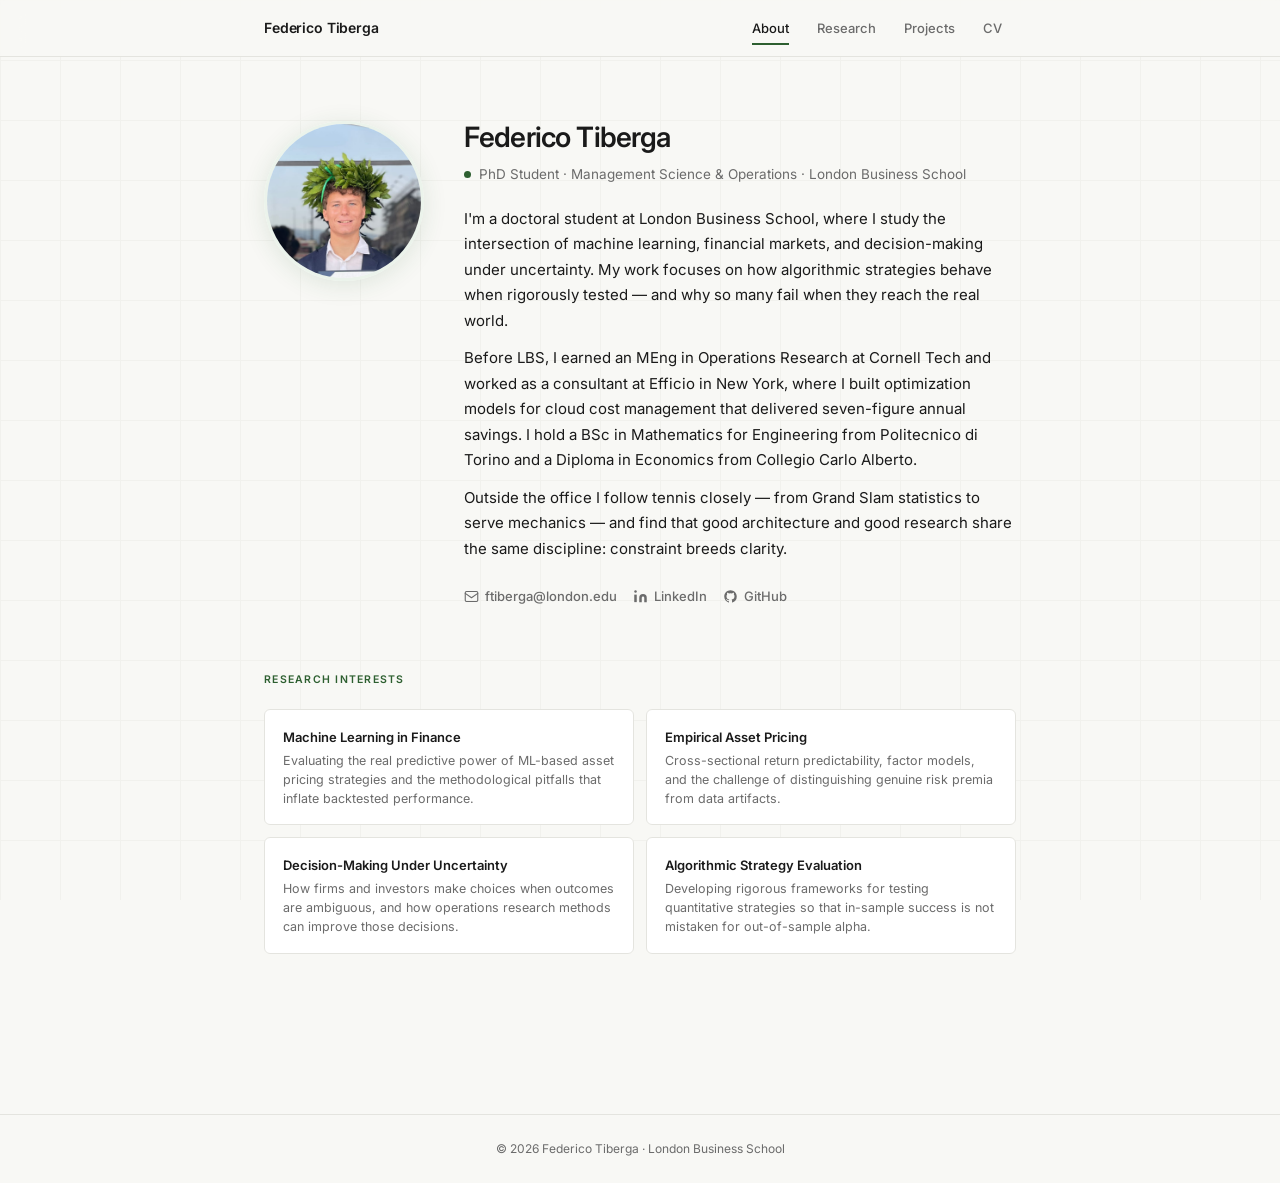
<file: index.html>
<!DOCTYPE html>
<html lang="en">
<head>
  <meta charset="UTF-8">
  <meta name="viewport" content="width=device-width, initial-scale=1.0">
  <title>Federico Tiberga</title>
  <link rel="stylesheet" href="style.css">
</head>
<body>

<nav>
  <div class="nav-inner">
    <a href="index.html" class="nav-name">Federico Tiberga</a>
    <ul class="nav-links">
      <li><a href="index.html" class="active">About</a></li>
      <li><a href="research.html">Research</a></li>
      <li><a href="projects.html">Projects</a></li>
      <li><a href="cv.html">CV</a></li>
    </ul>
  </div>
</nav>

<main>
  <div class="about-hero">
    <img src="assets/photo.jpg" alt="Federico Tiberga" class="about-photo"
         onerror="this.outerHTML='<div class=\'about-photo-placeholder\'>FT</div>'">
    <div>
      <h1 class="about-name">Federico Tiberga</h1>
      <div class="about-role">
        <span class="status-dot"></span>
        PhD Student &middot; Management Science &amp; Operations &middot; London Business School
      </div>
      <p class="about-bio">
        I'm a doctoral student at London Business School, where I study the intersection of
        machine learning, financial markets, and decision-making under uncertainty. My work
        focuses on how algorithmic strategies behave when rigorously tested — and why so many
        fail when they reach the real world.
      </p>
      <p class="about-bio">
        Before LBS, I earned an MEng in Operations Research at Cornell Tech and worked as a
        consultant at Efficio in New York, where I built optimization models for cloud cost
        management that delivered seven-figure annual savings. I hold a BSc in Mathematics for
        Engineering from Politecnico di Torino and a Diploma in Economics from Collegio Carlo Alberto.
      </p>
      <p class="about-bio">
        Outside the office I follow tennis closely — from Grand Slam statistics to serve
        mechanics — and find that good architecture and good research share the same
        discipline: constraint breeds clarity.
      </p>
      <div class="social-links">
        <a href="mailto:ftiberga@london.edu" class="social-link">
          <svg viewBox="0 0 24 24" fill="none" stroke="currentColor" stroke-width="1.75" stroke-linecap="round" stroke-linejoin="round">
            <rect x="2" y="4" width="20" height="16" rx="2"/>
            <path d="m2 7 10 7 10-7"/>
          </svg>
          ftiberga@london.edu
        </a>
        <a href="https://www.linkedin.com/in/fetiberga" target="_blank" rel="noopener" class="social-link">
          <svg viewBox="0 0 24 24" fill="currentColor">
            <path d="M16 8a6 6 0 0 1 6 6v7h-4v-7a2 2 0 0 0-2-2 2 2 0 0 0-2 2v7h-4v-7a6 6 0 0 1 6-6z"/>
            <rect x="2" y="9" width="4" height="12"/>
            <circle cx="4" cy="4" r="2"/>
          </svg>
          LinkedIn
        </a>
        <a href="https://github.com/FeTiberga" target="_blank" rel="noopener" class="social-link">
          <svg viewBox="0 0 24 24" fill="currentColor">
            <path d="M12 2C6.477 2 2 6.484 2 12.017c0 4.425 2.865 8.18 6.839 9.504.5.092.682-.217.682-.483 0-.237-.008-.868-.013-1.703-2.782.605-3.369-1.343-3.369-1.343-.454-1.158-1.11-1.466-1.11-1.466-.908-.62.069-.608.069-.608 1.003.07 1.531 1.032 1.531 1.032.892 1.53 2.341 1.088 2.91.832.092-.647.35-1.088.636-1.338-2.22-.253-4.555-1.113-4.555-4.951 0-1.093.39-1.988 1.029-2.688-.103-.253-.446-1.272.098-2.65 0 0 .84-.27 2.75 1.026A9.564 9.564 0 0 1 12 6.844a9.59 9.59 0 0 1 2.504.337c1.909-1.296 2.747-1.027 2.747-1.027.546 1.379.202 2.398.1 2.651.64.7 1.028 1.595 1.028 2.688 0 3.848-2.339 4.695-4.566 4.943.359.309.678.92.678 1.855 0 1.338-.012 2.419-.012 2.747 0 .268.18.58.688.482A10.02 10.02 0 0 0 22 12.017C22 6.484 17.522 2 12 2z"/>
          </svg>
          GitHub
        </a>
      </div>
    </div>
  </div>

  <div class="section-label">Research Interests</div>
  <div class="interests-grid">
    <div class="interest-card">
      <div class="interest-title">Machine Learning in Finance</div>
      <div class="interest-desc">Evaluating the real predictive power of ML-based asset pricing strategies and the methodological pitfalls that inflate backtested performance.</div>
    </div>
    <div class="interest-card">
      <div class="interest-title">Empirical Asset Pricing</div>
      <div class="interest-desc">Cross-sectional return predictability, factor models, and the challenge of distinguishing genuine risk premia from data artifacts.</div>
    </div>
    <div class="interest-card">
      <div class="interest-title">Decision-Making Under Uncertainty</div>
      <div class="interest-desc">How firms and investors make choices when outcomes are ambiguous, and how operations research methods can improve those decisions.</div>
    </div>
    <div class="interest-card">
      <div class="interest-title">Algorithmic Strategy Evaluation</div>
      <div class="interest-desc">Developing rigorous frameworks for testing quantitative strategies so that in-sample success is not mistaken for out-of-sample alpha.</div>
    </div>
  </div>
</main>

<footer>
  &copy; 2026 Federico Tiberga &middot; London Business School
</footer>

</body>
</html>
</file>
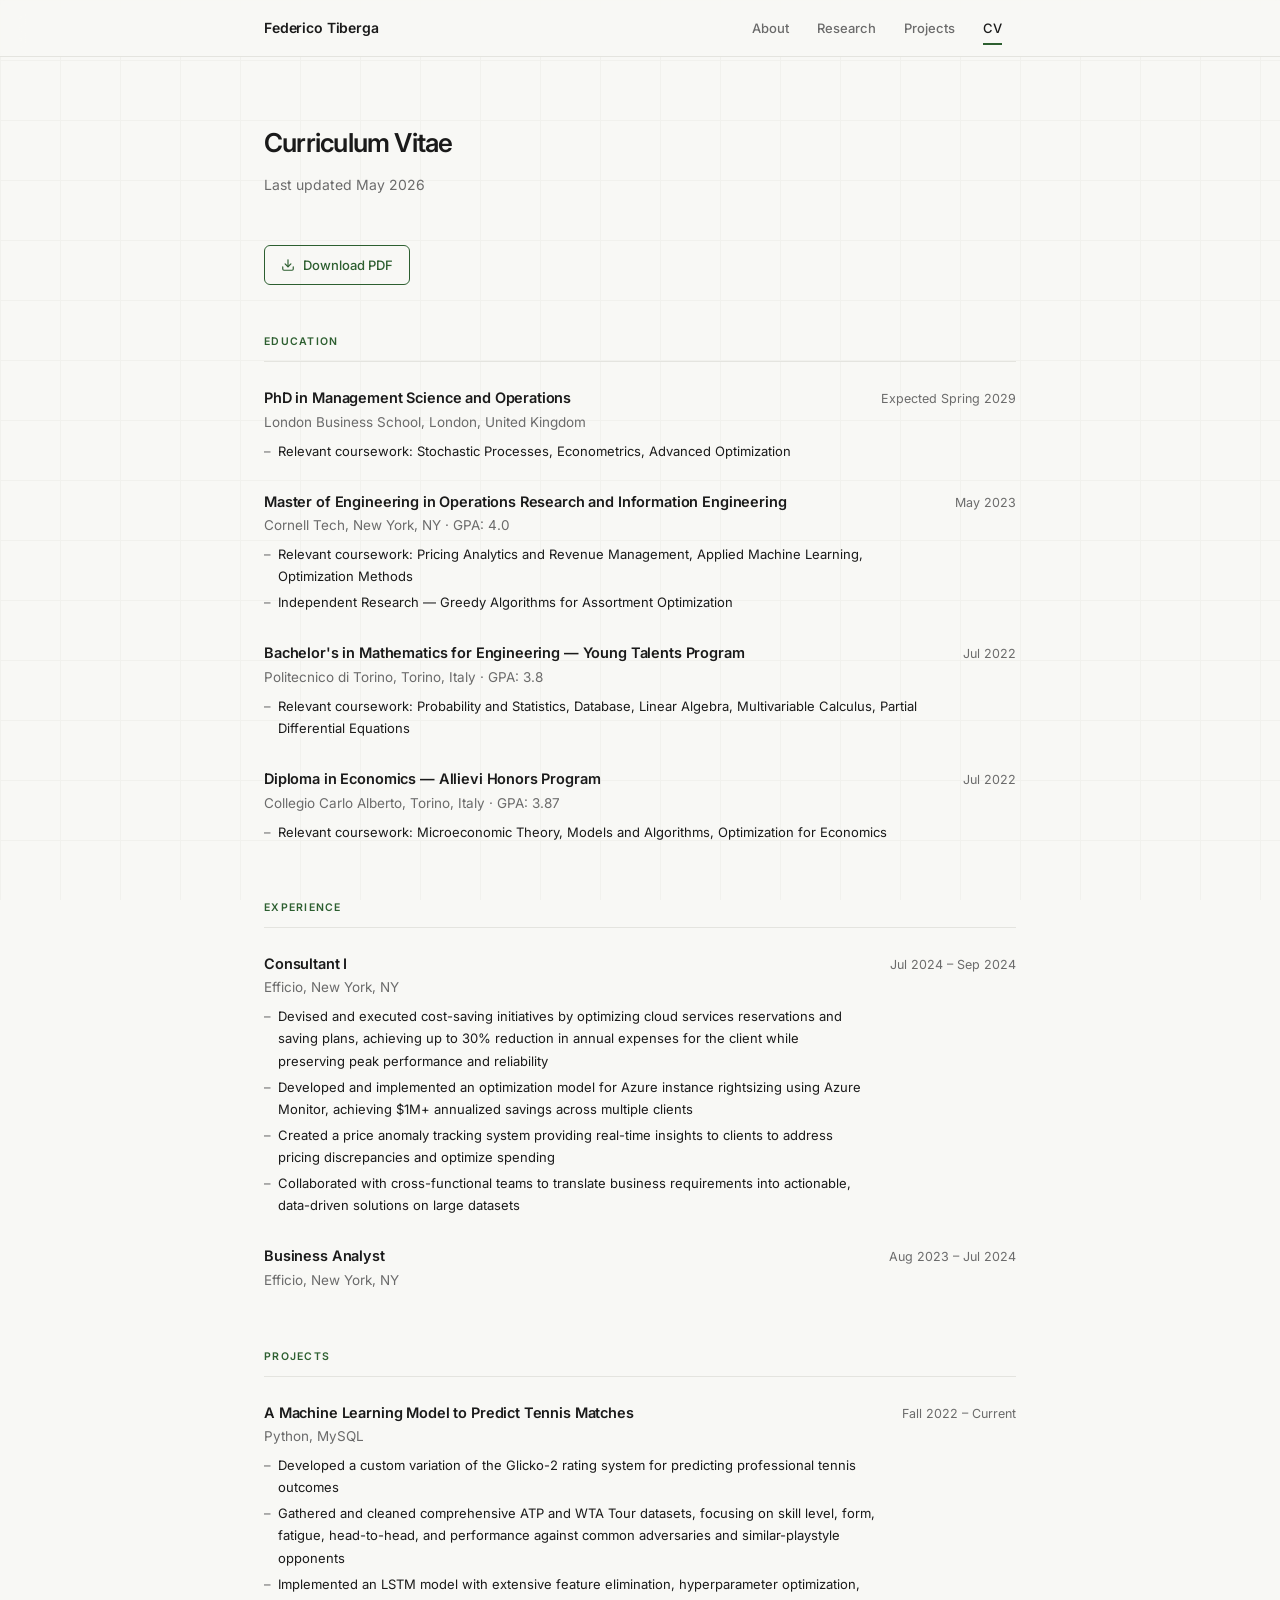
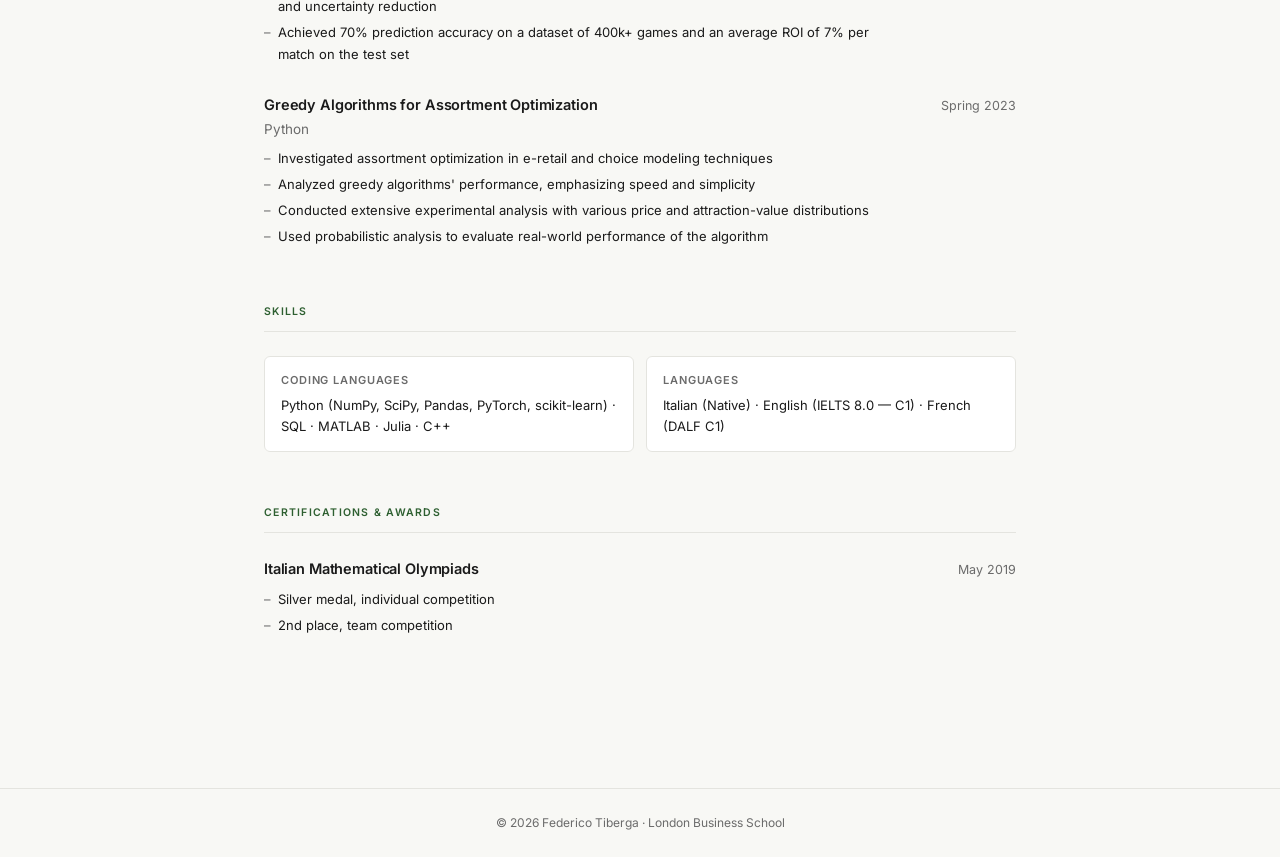
<file: cv.html>
<!DOCTYPE html>
<html lang="en">
<head>
  <meta charset="UTF-8">
  <meta name="viewport" content="width=device-width, initial-scale=1.0">
  <title>CV — Federico Tiberga</title>
  <link rel="stylesheet" href="style.css">
</head>
<body>

<nav>
  <div class="nav-inner">
    <a href="index.html" class="nav-name">Federico Tiberga</a>
    <ul class="nav-links">
      <li><a href="index.html">About</a></li>
      <li><a href="research.html">Research</a></li>
      <li><a href="projects.html">Projects</a></li>
      <li><a href="cv.html" class="active">CV</a></li>
    </ul>
  </div>
</nav>

<main>
  <div class="page-header">
    <h1 class="page-title">Curriculum Vitae</h1>
    <p class="page-subtitle">Last updated May 2026</p>
  </div>

  <a href="assets/cv_tiberga.pdf" class="cv-download" target="_blank">
    <svg width="14" height="14" viewBox="0 0 24 24" fill="none" stroke="currentColor" stroke-width="2" stroke-linecap="round" stroke-linejoin="round">
      <path d="M21 15v4a2 2 0 0 1-2 2H5a2 2 0 0 1-2-2v-4"/>
      <polyline points="7 10 12 15 17 10"/>
      <line x1="12" y1="15" x2="12" y2="3"/>
    </svg>
    Download PDF
  </a>

  <!-- Education -->
  <div class="cv-section">
    <div class="cv-section-title">Education</div>

    <div class="cv-entry">
      <div>
        <div class="cv-title">PhD in Management Science and Operations</div>
        <div class="cv-org">London Business School, London, United Kingdom</div>
        <ul class="cv-bullets">
          <li>Relevant coursework: Stochastic Processes, Econometrics, Advanced Optimization</li>
        </ul>
      </div>
      <div class="cv-date">Expected Spring 2029</div>
    </div>

    <div class="cv-entry">
      <div>
        <div class="cv-title">Master of Engineering in Operations Research and Information Engineering</div>
        <div class="cv-org">Cornell Tech, New York, NY &middot; GPA: 4.0</div>
        <ul class="cv-bullets">
          <li>Relevant coursework: Pricing Analytics and Revenue Management, Applied Machine Learning, Optimization Methods</li>
          <li>Independent Research — Greedy Algorithms for Assortment Optimization</li>
        </ul>
      </div>
      <div class="cv-date">May 2023</div>
    </div>

    <div class="cv-entry">
      <div>
        <div class="cv-title">Bachelor's in Mathematics for Engineering &mdash; Young Talents Program</div>
        <div class="cv-org">Politecnico di Torino, Torino, Italy &middot; GPA: 3.8</div>
        <ul class="cv-bullets">
          <li>Relevant coursework: Probability and Statistics, Database, Linear Algebra, Multivariable Calculus, Partial Differential Equations</li>
        </ul>
      </div>
      <div class="cv-date">Jul 2022</div>
    </div>

    <div class="cv-entry">
      <div>
        <div class="cv-title">Diploma in Economics &mdash; Allievi Honors Program</div>
        <div class="cv-org">Collegio Carlo Alberto, Torino, Italy &middot; GPA: 3.87</div>
        <ul class="cv-bullets">
          <li>Relevant coursework: Microeconomic Theory, Models and Algorithms, Optimization for Economics</li>
        </ul>
      </div>
      <div class="cv-date">Jul 2022</div>
    </div>
  </div>

  <!-- Experience -->
  <div class="cv-section">
    <div class="cv-section-title">Experience</div>

    <div class="cv-entry">
      <div>
        <div class="cv-title">Consultant I</div>
        <div class="cv-org">Efficio, New York, NY</div>
        <ul class="cv-bullets">
          <li>Devised and executed cost-saving initiatives by optimizing cloud services reservations and saving plans, achieving up to 30% reduction in annual expenses for the client while preserving peak performance and reliability</li>
          <li>Developed and implemented an optimization model for Azure instance rightsizing using Azure Monitor, achieving $1M+ annualized savings across multiple clients</li>
          <li>Created a price anomaly tracking system providing real-time insights to clients to address pricing discrepancies and optimize spending</li>
          <li>Collaborated with cross-functional teams to translate business requirements into actionable, data-driven solutions on large datasets</li>
        </ul>
      </div>
      <div class="cv-date">Jul 2024 – Sep 2024</div>
    </div>

    <div class="cv-entry">
      <div>
        <div class="cv-title">Business Analyst</div>
        <div class="cv-org">Efficio, New York, NY</div>
      </div>
      <div class="cv-date">Aug 2023 – Jul 2024</div>
    </div>
  </div>

  <!-- Projects -->
  <div class="cv-section">
    <div class="cv-section-title">Projects</div>

    <div class="cv-entry">
      <div>
        <div class="cv-title">A Machine Learning Model to Predict Tennis Matches</div>
        <div class="cv-org">Python, MySQL</div>
        <ul class="cv-bullets">
          <li>Developed a custom variation of the Glicko-2 rating system for predicting professional tennis outcomes</li>
          <li>Gathered and cleaned comprehensive ATP and WTA Tour datasets, focusing on skill level, form, fatigue, head-to-head, and performance against common adversaries and similar-playstyle opponents</li>
          <li>Implemented an LSTM model with extensive feature elimination, hyperparameter optimization, and uncertainty reduction</li>
          <li>Achieved 70% prediction accuracy on a dataset of 400k+ games and an average ROI of 7% per match on the test set</li>
        </ul>
      </div>
      <div class="cv-date">Fall 2022 – Current</div>
    </div>

    <div class="cv-entry">
      <div>
        <div class="cv-title">Greedy Algorithms for Assortment Optimization</div>
        <div class="cv-org">Python</div>
        <ul class="cv-bullets">
          <li>Investigated assortment optimization in e-retail and choice modeling techniques</li>
          <li>Analyzed greedy algorithms' performance, emphasizing speed and simplicity</li>
          <li>Conducted extensive experimental analysis with various price and attraction-value distributions</li>
          <li>Used probabilistic analysis to evaluate real-world performance of the algorithm</li>
        </ul>
      </div>
      <div class="cv-date">Spring 2023</div>
    </div>
  </div>

  <!-- Skills -->
  <div class="cv-section">
    <div class="cv-section-title">Skills</div>
    <div class="skills-grid">
      <div class="skill-group">
        <div class="skill-group-label">Coding Languages</div>
        <div class="skill-list">Python (NumPy, SciPy, Pandas, PyTorch, scikit-learn) &middot; SQL &middot; MATLAB &middot; Julia &middot; C++</div>
      </div>
      <div class="skill-group">
        <div class="skill-group-label">Languages</div>
        <div class="skill-list">Italian (Native) &middot; English (IELTS 8.0 — C1) &middot; French (DALF C1)</div>
      </div>
    </div>
  </div>

  <!-- Awards -->
  <div class="cv-section">
    <div class="cv-section-title">Certifications &amp; Awards</div>

    <div class="cv-entry">
      <div>
        <div class="cv-title">Italian Mathematical Olympiads</div>
        <ul class="cv-bullets">
          <li>Silver medal, individual competition</li>
          <li>2nd place, team competition</li>
        </ul>
      </div>
      <div class="cv-date">May 2019</div>
    </div>
  </div>

</main>

<footer>
  &copy; 2026 Federico Tiberga &middot; London Business School
</footer>

</body>
</html>
</file>
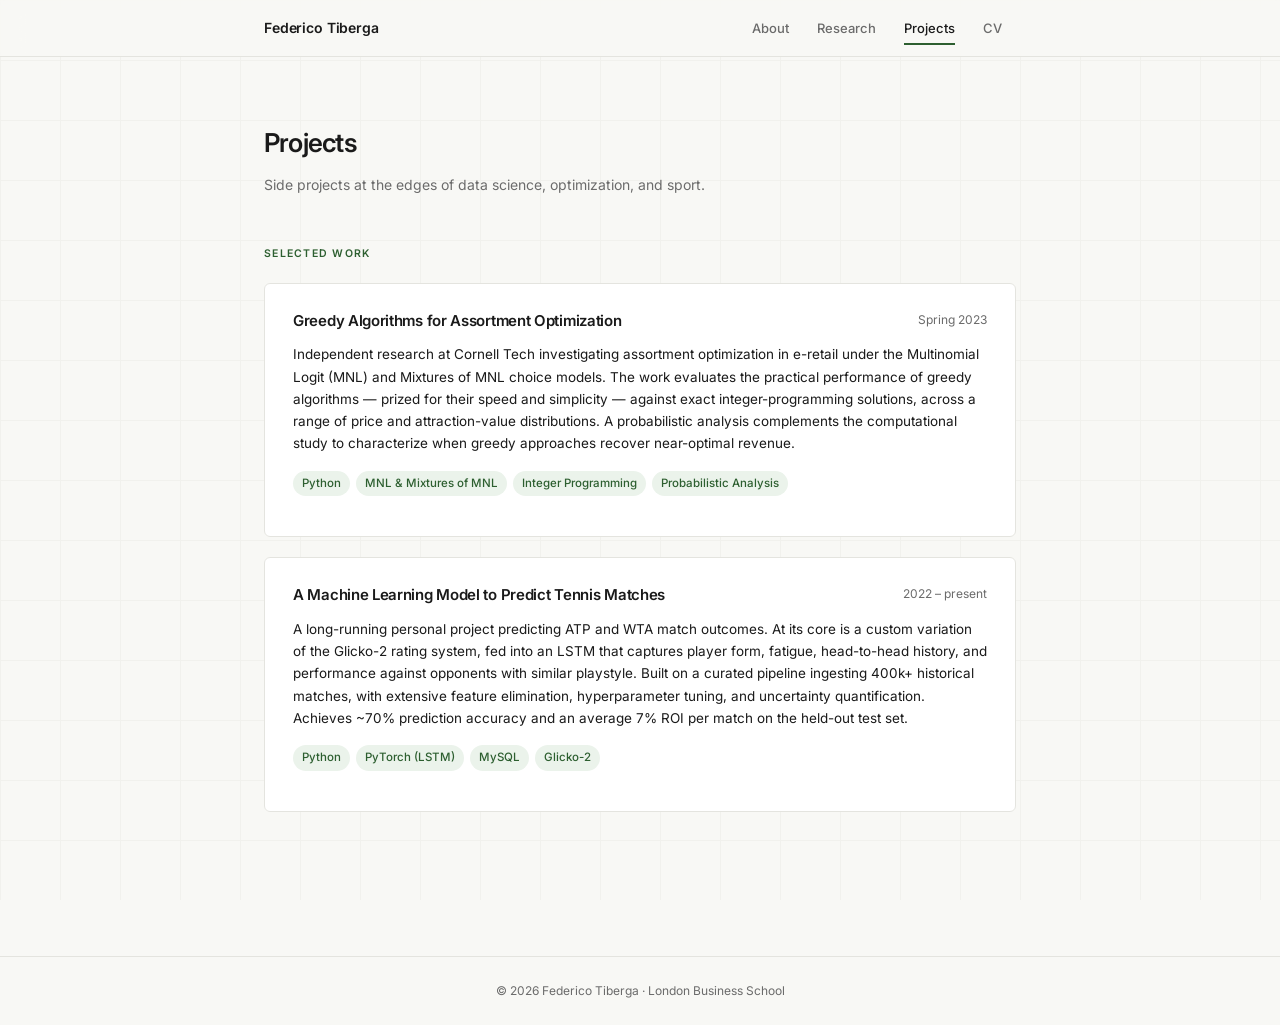
<file: projects.html>
<!DOCTYPE html>
<html lang="en">
<head>
  <meta charset="UTF-8">
  <meta name="viewport" content="width=device-width, initial-scale=1.0">
  <title>Projects — Federico Tiberga</title>
  <link rel="stylesheet" href="style.css">
</head>
<body>

<nav>
  <div class="nav-inner">
    <a href="index.html" class="nav-name">Federico Tiberga</a>
    <ul class="nav-links">
      <li><a href="index.html">About</a></li>
      <li><a href="research.html">Research</a></li>
      <li><a href="projects.html" class="active">Projects</a></li>
      <li><a href="cv.html">CV</a></li>
    </ul>
  </div>
</nav>

<main>
  <div class="page-header">
    <h1 class="page-title">Projects</h1>
    <p class="page-subtitle">Side projects at the edges of data science, optimization, and sport.</p>
  </div>

  <div class="section-label">Selected Work</div>
  <div class="projects-grid">

    <div class="project-card">
      <div class="project-header">
        <h2 class="project-title">Greedy Algorithms for Assortment Optimization</h2>
        <span class="project-year">Spring 2023</span>
      </div>
      <p class="project-desc">
        Independent research at Cornell Tech investigating assortment optimization in e-retail
        under the Multinomial Logit (MNL) and Mixtures of MNL choice models. The work
        evaluates the practical performance of greedy algorithms — prized for their speed and
        simplicity — against exact integer-programming solutions, across a range of price and
        attraction-value distributions. A probabilistic analysis complements the computational
        study to characterize when greedy approaches recover near-optimal revenue.
      </p>
      <div class="tech-pills">
        <span class="pill">Python</span>
        <span class="pill">MNL &amp; Mixtures of MNL</span>
        <span class="pill">Integer Programming</span>
        <span class="pill">Probabilistic Analysis</span>
      </div>
    </div>

    <div class="project-card">
      <div class="project-header">
        <h2 class="project-title">A Machine Learning Model to Predict Tennis Matches</h2>
        <span class="project-year">2022 – present</span>
      </div>
      <p class="project-desc">
        A long-running personal project predicting ATP and WTA match outcomes. At its core is
        a custom variation of the Glicko-2 rating system, fed into an LSTM that captures
        player form, fatigue, head-to-head history, and performance against opponents with
        similar playstyle. Built on a curated pipeline ingesting 400k+ historical matches,
        with extensive feature elimination, hyperparameter tuning, and uncertainty
        quantification. Achieves ~70% prediction accuracy and an average 7% ROI per match on
        the held-out test set.
      </p>
      <div class="tech-pills">
        <span class="pill">Python</span>
        <span class="pill">PyTorch (LSTM)</span>
        <span class="pill">MySQL</span>
        <span class="pill">Glicko-2</span>
      </div>
    </div>

  </div>
</main>

<footer>
  &copy; 2026 Federico Tiberga &middot; London Business School
</footer>

</body>
</html>
</file>
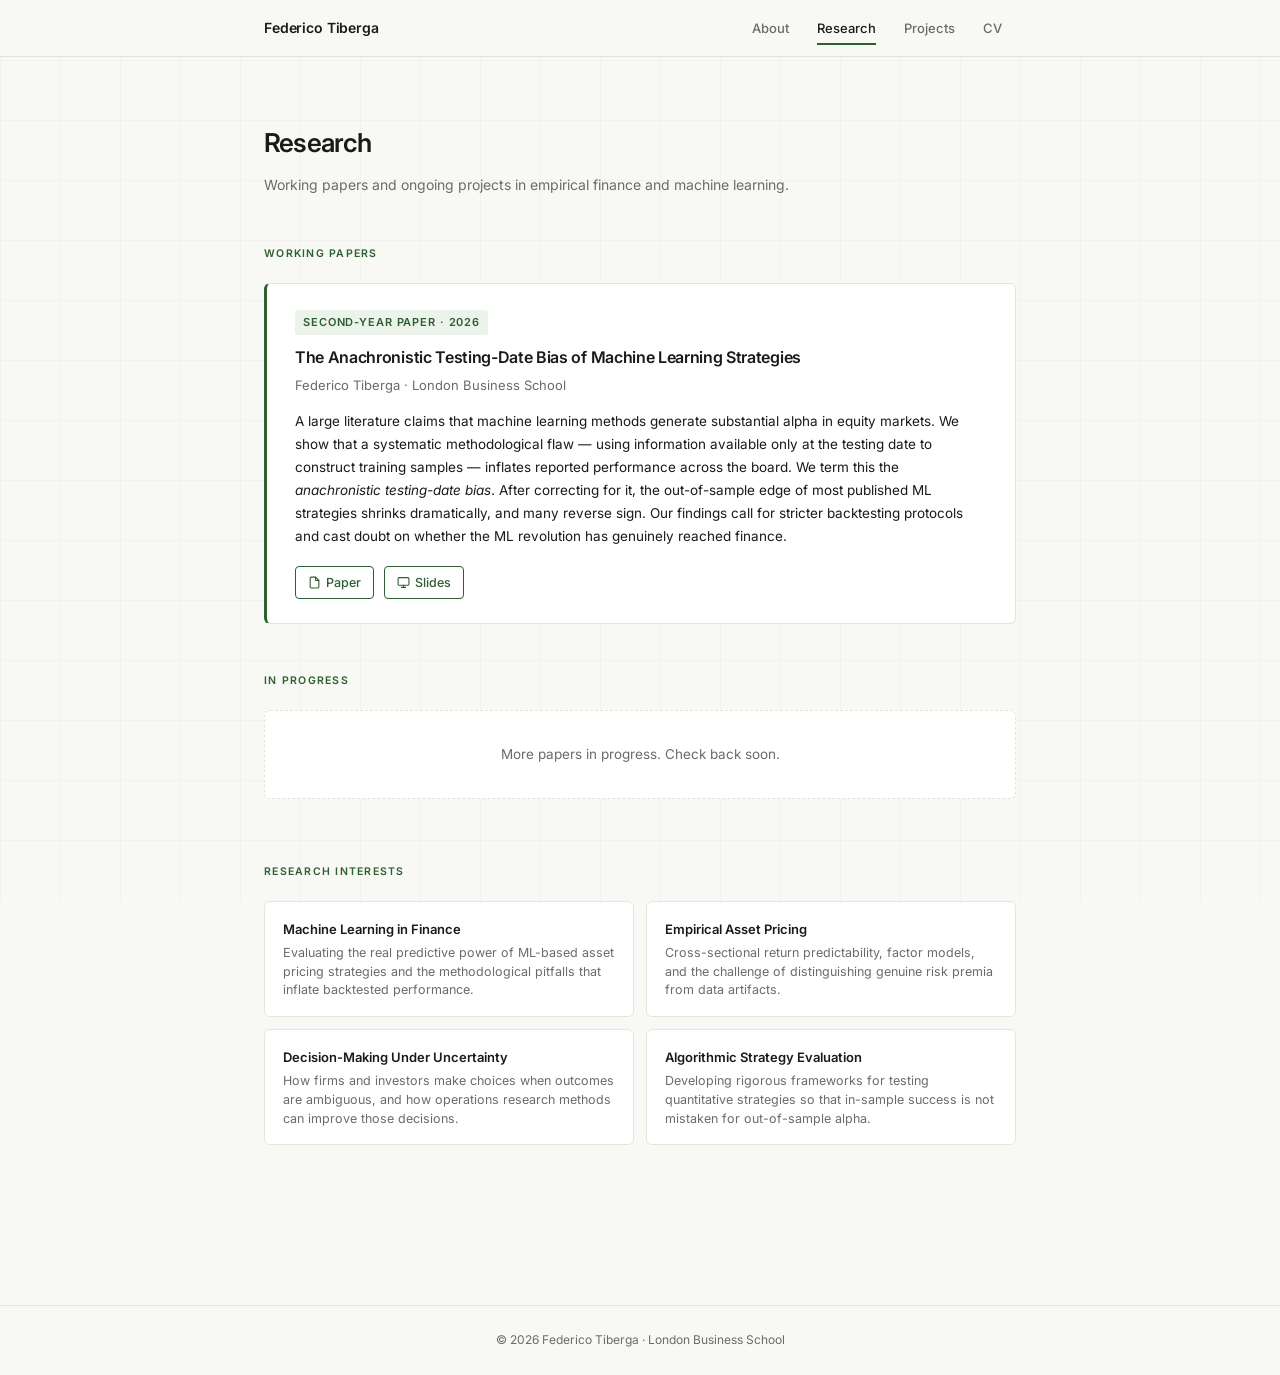
<file: research.html>
<!DOCTYPE html>
<html lang="en">
<head>
  <meta charset="UTF-8">
  <meta name="viewport" content="width=device-width, initial-scale=1.0">
  <title>Research — Federico Tiberga</title>
  <link rel="stylesheet" href="style.css">
</head>
<body>

<nav>
  <div class="nav-inner">
    <a href="index.html" class="nav-name">Federico Tiberga</a>
    <ul class="nav-links">
      <li><a href="index.html">About</a></li>
      <li><a href="research.html" class="active">Research</a></li>
      <li><a href="projects.html">Projects</a></li>
      <li><a href="cv.html">CV</a></li>
    </ul>
  </div>
</nav>

<main>
  <div class="page-header">
    <h1 class="page-title">Research</h1>
    <p class="page-subtitle">Working papers and ongoing projects in empirical finance and machine learning.</p>
  </div>

  <div class="section-label">Working Papers</div>
  <div class="papers-list">
    <div class="paper-card">
      <span class="paper-status">Second-Year Paper &middot; 2026</span>
      <h2 class="paper-title">The Anachronistic Testing-Date Bias of Machine Learning Strategies</h2>
      <p class="paper-authors">Federico Tiberga &middot; London Business School</p>
      <p class="paper-abstract">
        A large literature claims that machine learning methods generate substantial
        alpha in equity markets. We show that a systematic methodological flaw — using
        information available only at the testing date to construct training samples —
        inflates reported performance across the board. We term this the
        <em>anachronistic testing-date bias</em>. After correcting for it, the
        out-of-sample edge of most published ML strategies shrinks dramatically,
        and many reverse sign. Our findings call for stricter backtesting protocols
        and cast doubt on whether the ML revolution has genuinely reached finance.
      </p>
      <div class="paper-links">
        <a href="assets/ml_research_kills_alpha.pdf" class="paper-link" target="_blank">
          <svg width="13" height="13" viewBox="0 0 24 24" fill="none" stroke="currentColor" stroke-width="2" stroke-linecap="round" stroke-linejoin="round">
            <path d="M14 2H6a2 2 0 0 0-2 2v16a2 2 0 0 0 2 2h12a2 2 0 0 0 2-2V8z"/>
            <polyline points="14 2 14 8 20 8"/>
          </svg>
          Paper
        </a>
        <a href="assets/2nd_year_paper_slides_tiberga_090426.pdf" class="paper-link" target="_blank">
          <svg width="13" height="13" viewBox="0 0 24 24" fill="none" stroke="currentColor" stroke-width="2" stroke-linecap="round" stroke-linejoin="round">
            <rect x="2" y="3" width="20" height="14" rx="2"/>
            <line x1="8" y1="21" x2="16" y2="21"/>
            <line x1="12" y1="17" x2="12" y2="21"/>
          </svg>
          Slides
        </a>
      </div>
    </div>
  </div>

  <div class="section-label">In Progress</div>
  <div class="placeholder-card" style="margin-bottom: 64px;">
    <p>More papers in progress. Check back soon.</p>
  </div>

  <div class="section-label">Research Interests</div>
  <div class="interests-grid">
    <div class="interest-card">
      <div class="interest-title">Machine Learning in Finance</div>
      <div class="interest-desc">Evaluating the real predictive power of ML-based asset pricing strategies and the methodological pitfalls that inflate backtested performance.</div>
    </div>
    <div class="interest-card">
      <div class="interest-title">Empirical Asset Pricing</div>
      <div class="interest-desc">Cross-sectional return predictability, factor models, and the challenge of distinguishing genuine risk premia from data artifacts.</div>
    </div>
    <div class="interest-card">
      <div class="interest-title">Decision-Making Under Uncertainty</div>
      <div class="interest-desc">How firms and investors make choices when outcomes are ambiguous, and how operations research methods can improve those decisions.</div>
    </div>
    <div class="interest-card">
      <div class="interest-title">Algorithmic Strategy Evaluation</div>
      <div class="interest-desc">Developing rigorous frameworks for testing quantitative strategies so that in-sample success is not mistaken for out-of-sample alpha.</div>
    </div>
  </div>
</main>

<footer>
  &copy; 2026 Federico Tiberga &middot; London Business School
</footer>

</body>
</html>
</file>
<file: style.css>
@import url('https://fonts.googleapis.com/css2?family=Inter:wght@300;400;500;600&display=swap');

:root {
  --bg: #F8F8F5;
  --white: #FFFFFF;
  --text: #1A1A1A;
  --muted: #6B6B6B;
  --green: #2D5F30;
  --green-light: #EBF3EB;
  --green-hover: #4A8050;
  --border: #E4E4DF;
  --radius: 6px;
  --max: 800px;
}

* {
  box-sizing: border-box;
  margin: 0;
  padding: 0;
}

html {
  scroll-behavior: smooth;
}

body {
  font-family: 'Inter', system-ui, -apple-system, sans-serif;
  background: var(--bg);
  color: var(--text);
  font-size: 15px;
  line-height: 1.7;
  min-height: 100vh;
}

/* ── Grid background (architectural nod) ── */
body::before {
  content: '';
  position: fixed;
  inset: 0;
  background-image:
    linear-gradient(var(--border) 1px, transparent 1px),
    linear-gradient(90deg, var(--border) 1px, transparent 1px);
  background-size: 60px 60px;
  opacity: 0.35;
  pointer-events: none;
  z-index: 0;
}

/* ── Nav ── */
nav {
  position: sticky;
  top: 0;
  z-index: 100;
  background: rgba(248, 248, 245, 0.85);
  backdrop-filter: blur(12px);
  -webkit-backdrop-filter: blur(12px);
  border-bottom: 1px solid var(--border);
}

.nav-inner {
  max-width: var(--max);
  margin: 0 auto;
  padding: 0 24px;
  height: 56px;
  display: flex;
  align-items: center;
  justify-content: space-between;
}

.nav-name {
  font-size: 14px;
  font-weight: 600;
  color: var(--text);
  text-decoration: none;
  letter-spacing: -0.01em;
}

.nav-links {
  list-style: none;
  display: flex;
  gap: 0;
}

.nav-links a {
  display: block;
  padding: 6px 14px;
  font-size: 13px;
  font-weight: 500;
  color: var(--muted);
  text-decoration: none;
  position: relative;
  transition: color 0.2s;
}

.nav-links a::after {
  content: '';
  position: absolute;
  bottom: 0;
  left: 14px;
  right: 14px;
  height: 2px;
  background: var(--green);
  transform: scaleX(0);
  transition: transform 0.2s ease;
}

.nav-links a:hover {
  color: var(--text);
}

.nav-links a:hover::after,
.nav-links a.active::after {
  transform: scaleX(1);
}

.nav-links a.active {
  color: var(--text);
}

/* ── Page shell ── */
main {
  position: relative;
  z-index: 1;
  max-width: var(--max);
  margin: 0 auto;
  padding: 64px 24px 96px;
}

/* ── About hero ── */
.about-hero {
  display: grid;
  grid-template-columns: 160px 1fr;
  gap: 40px;
  align-items: start;
  margin-bottom: 64px;
}

.about-photo {
  width: 160px;
  height: 160px;
  border-radius: 50%;
  object-fit: cover;
  border: 3px solid var(--green-light);
  box-shadow: 0 4px 24px rgba(45, 95, 48, 0.12);
}

.about-photo-placeholder {
  width: 160px;
  height: 160px;
  border-radius: 50%;
  background: var(--green-light);
  border: 3px solid var(--border);
  display: flex;
  align-items: center;
  justify-content: center;
  font-size: 48px;
  color: var(--green);
}

.about-name {
  font-size: 28px;
  font-weight: 600;
  letter-spacing: -0.03em;
  line-height: 1.2;
  margin-bottom: 8px;
}

.about-role {
  display: flex;
  align-items: center;
  gap: 8px;
  font-size: 13.5px;
  color: var(--muted);
  margin-bottom: 20px;
}

.status-dot {
  width: 7px;
  height: 7px;
  border-radius: 50%;
  background: var(--green);
  flex-shrink: 0;
  animation: pulse 2.4s ease-in-out infinite;
}

@keyframes pulse {
  0%, 100% { opacity: 1; }
  50% { opacity: 0.4; }
}

.about-bio {
  color: var(--text);
  margin-bottom: 12px;
}

.about-bio:last-of-type {
  margin-bottom: 24px;
}

.social-links {
  display: flex;
  gap: 16px;
  flex-wrap: wrap;
}

.social-link {
  display: inline-flex;
  align-items: center;
  gap: 6px;
  font-size: 13px;
  font-weight: 500;
  color: var(--muted);
  text-decoration: none;
  transition: color 0.2s;
}

.social-link:hover {
  color: var(--green);
}

.social-link svg {
  width: 15px;
  height: 15px;
  flex-shrink: 0;
}

/* ── Section headings ── */
.section-label {
  font-size: 10.5px;
  font-weight: 600;
  letter-spacing: 0.12em;
  text-transform: uppercase;
  color: var(--green);
  margin-bottom: 20px;
}

/* ── Interests grid ── */
.interests-grid {
  display: grid;
  grid-template-columns: repeat(2, 1fr);
  gap: 12px;
  margin-bottom: 64px;
}

.interest-card {
  background: var(--white);
  border: 1px solid var(--border);
  border-radius: var(--radius);
  padding: 16px 18px;
}

.interest-title {
  font-size: 13px;
  font-weight: 600;
  margin-bottom: 4px;
}

.interest-desc {
  font-size: 12.5px;
  color: var(--muted);
  line-height: 1.5;
}

/* ── Paper cards ── */
.papers-list {
  display: flex;
  flex-direction: column;
  gap: 20px;
  margin-bottom: 48px;
}

.paper-card {
  background: var(--white);
  border: 1px solid var(--border);
  border-left: 3px solid var(--green);
  border-radius: var(--radius);
  padding: 24px 28px;
}

.paper-status {
  display: inline-block;
  font-size: 11px;
  font-weight: 600;
  letter-spacing: 0.08em;
  text-transform: uppercase;
  color: var(--green);
  background: var(--green-light);
  padding: 3px 8px;
  border-radius: 3px;
  margin-bottom: 12px;
}

.paper-title {
  font-size: 16px;
  font-weight: 600;
  letter-spacing: -0.02em;
  line-height: 1.35;
  margin-bottom: 6px;
}

.paper-authors {
  font-size: 13px;
  color: var(--muted);
  margin-bottom: 14px;
}

.paper-abstract {
  font-size: 13.5px;
  color: var(--text);
  line-height: 1.7;
  margin-bottom: 18px;
}

.paper-links {
  display: flex;
  gap: 10px;
  flex-wrap: wrap;
}

.paper-link {
  display: inline-flex;
  align-items: center;
  gap: 5px;
  font-size: 12.5px;
  font-weight: 500;
  color: var(--green);
  text-decoration: none;
  border: 1px solid var(--green);
  padding: 5px 12px;
  border-radius: 4px;
  transition: background 0.15s, color 0.15s;
}

.paper-link:hover {
  background: var(--green);
  color: var(--white);
}

/* ── Placeholder state ── */
.placeholder-card {
  background: var(--white);
  border: 1px dashed var(--border);
  border-radius: var(--radius);
  padding: 32px 28px;
  text-align: center;
}

.placeholder-card p {
  font-size: 13.5px;
  color: var(--muted);
}

/* ── Project cards ── */
.projects-grid {
  display: flex;
  flex-direction: column;
  gap: 20px;
  margin-bottom: 48px;
}

.project-card {
  background: var(--white);
  border: 1px solid var(--border);
  border-radius: var(--radius);
  padding: 24px 28px;
  transition: box-shadow 0.2s;
}

.project-card:hover {
  box-shadow: 0 4px 20px rgba(0,0,0,0.06);
}

.project-header {
  display: flex;
  align-items: flex-start;
  justify-content: space-between;
  gap: 16px;
  margin-bottom: 10px;
}

.project-title {
  font-size: 15px;
  font-weight: 600;
  letter-spacing: -0.02em;
}

.project-year {
  font-size: 12px;
  color: var(--muted);
  white-space: nowrap;
  padding-top: 2px;
}

.project-desc {
  font-size: 13.5px;
  color: var(--text);
  line-height: 1.65;
  margin-bottom: 16px;
}

.tech-pills {
  display: flex;
  gap: 6px;
  flex-wrap: wrap;
  margin-bottom: 16px;
}

.pill {
  font-size: 11.5px;
  font-weight: 500;
  color: var(--green);
  background: var(--green-light);
  padding: 3px 9px;
  border-radius: 20px;
}

.project-link {
  display: inline-flex;
  align-items: center;
  gap: 5px;
  font-size: 12.5px;
  font-weight: 500;
  color: var(--muted);
  text-decoration: none;
  transition: color 0.2s;
}

.project-link:hover {
  color: var(--green);
}

/* ── CV page ── */
.cv-section {
  margin-bottom: 52px;
}

.cv-section-title {
  font-size: 10.5px;
  font-weight: 600;
  letter-spacing: 0.12em;
  text-transform: uppercase;
  color: var(--green);
  padding-bottom: 10px;
  border-bottom: 1px solid var(--border);
  margin-bottom: 24px;
}

.cv-entry {
  display: grid;
  grid-template-columns: 1fr auto;
  gap: 8px 24px;
  margin-bottom: 24px;
  align-items: start;
}

.cv-entry:last-child {
  margin-bottom: 0;
}

.cv-title {
  font-size: 14.5px;
  font-weight: 600;
  letter-spacing: -0.01em;
}

.cv-org {
  font-size: 13.5px;
  color: var(--muted);
  margin-bottom: 4px;
}

.cv-date {
  font-size: 12.5px;
  color: var(--muted);
  white-space: nowrap;
  text-align: right;
  padding-top: 2px;
}

.cv-detail {
  font-size: 13px;
  color: var(--text);
  grid-column: 1;
}

.cv-bullets {
  list-style: none;
  margin-top: 6px;
  grid-column: 1;
}

.cv-bullets li {
  font-size: 13px;
  color: var(--text);
  padding-left: 14px;
  position: relative;
  margin-bottom: 4px;
}

.cv-bullets li::before {
  content: '–';
  position: absolute;
  left: 0;
  color: var(--muted);
}

.skills-grid {
  display: grid;
  grid-template-columns: repeat(2, 1fr);
  gap: 12px;
}

.skill-group {
  background: var(--white);
  border: 1px solid var(--border);
  border-radius: var(--radius);
  padding: 14px 16px;
}

.skill-group-label {
  font-size: 11px;
  font-weight: 600;
  letter-spacing: 0.08em;
  text-transform: uppercase;
  color: var(--muted);
  margin-bottom: 6px;
}

.skill-list {
  font-size: 13px;
  color: var(--text);
  line-height: 1.6;
}

.cv-download {
  display: inline-flex;
  align-items: center;
  gap: 8px;
  font-size: 13px;
  font-weight: 500;
  color: var(--green);
  text-decoration: none;
  border: 1px solid var(--green);
  padding: 8px 16px;
  border-radius: var(--radius);
  margin-bottom: 48px;
  transition: background 0.15s, color 0.15s;
}

.cv-download:hover {
  background: var(--green);
  color: var(--white);
}

/* ── Page title (research/projects/cv) ── */
.page-header {
  margin-bottom: 48px;
}

.page-title {
  font-size: 26px;
  font-weight: 600;
  letter-spacing: -0.03em;
  margin-bottom: 8px;
}

.page-subtitle {
  font-size: 14px;
  color: var(--muted);
}

/* ── Footer ── */
footer {
  position: relative;
  z-index: 1;
  border-top: 1px solid var(--border);
  text-align: center;
  padding: 24px;
  font-size: 12px;
  color: var(--muted);
}

/* ── Responsive ── */
@media (max-width: 600px) {
  .about-hero {
    grid-template-columns: 1fr;
    text-align: center;
  }

  .about-photo,
  .about-photo-placeholder {
    margin: 0 auto;
  }

  .about-role {
    justify-content: center;
  }

  .social-links {
    justify-content: center;
  }

  .interests-grid,
  .skills-grid {
    grid-template-columns: 1fr;
  }

  .cv-entry {
    grid-template-columns: 1fr;
  }

  .cv-date {
    text-align: left;
  }

  main {
    padding: 40px 20px 72px;
  }
}
</file>
